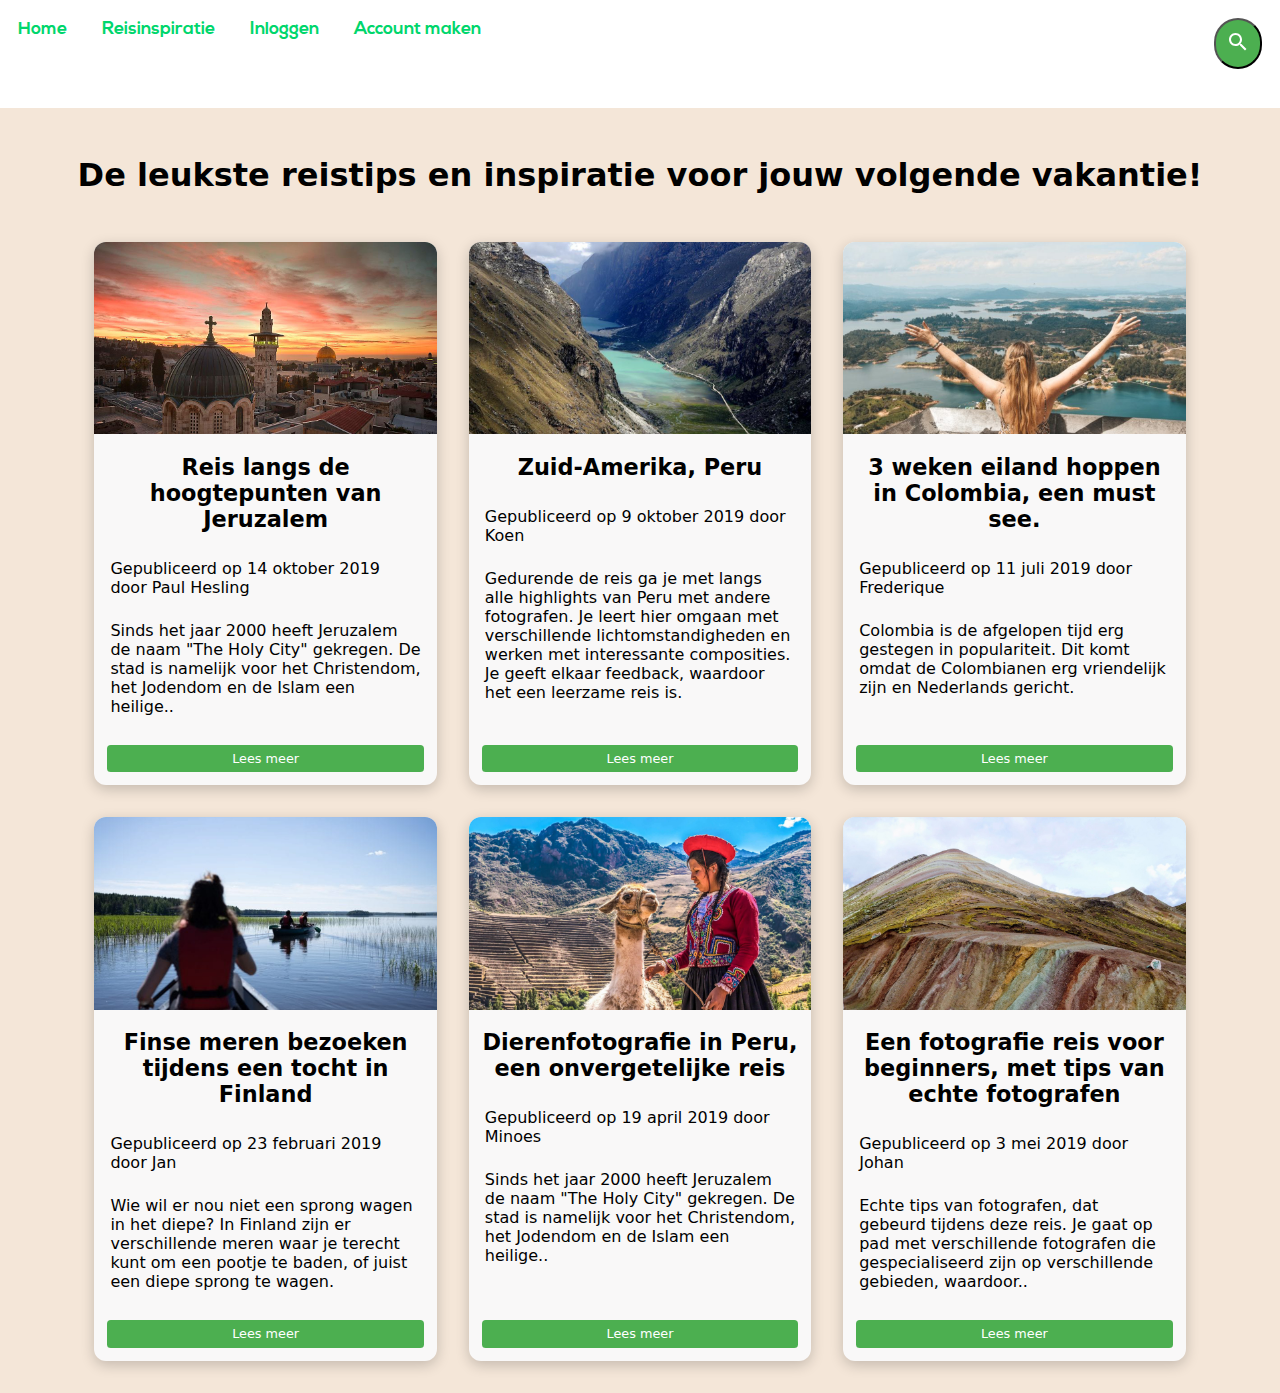
<file: index.html>
<!DOCTYPE html>
<html lang="nl">

<head>
    <meta charset="UTF-8">
    <title>Reisgids</title>
    <link rel="stylesheet" href="styles/style.css">
    <meta name="viewport" content="width=device-width, initial-scale=1.0">
</head>

<body>
    <header>
        <nav>
            <ul>
                <li><a href="index.html">Home</a></li>
                <li><a href="index.html">Reisinspiratie</a></li>
                <li><a href="login.html">Inloggen</a></li>
                <li><a href="account-maken.html">Account maken</a></li>
            </ul>
            <form>
                <label for="zoeken"></label>
                <button type="button"><img src="img/zoeken.svg" alt="zoekicoon"></button>
                
                <input name="zoeken" type="text" placeholder="Ik wil naar..."> 
            </form>
        </nav>
    </header>
    <main>
        <h1>De leukste reistips en inspiratie voor jouw volgende vakantie!</h1>
        <div class="grid">
            <article> <img src="img/jeruzalem.jpg" alt="Jeruzalem">
                <h2>Reis langs de hoogtepunten van Jeruzalem</h2>
                <div class="details">
                    <p>Gepubliceerd op 14 oktober 2019 door Paul Hesling</p>
                    <p>Sinds het jaar 2000 heeft Jeruzalem de naam "The Holy City" gekregen. De stad is namelijk voor het Christendom, het Jodendom en de Islam een heilige..</p>
                </div>
                <a href="reistip.html">Lees meer</a>
            </article>
            <article> <img src="img/meerperu.jpg" alt="Meer in Peru">
                <h2>Zuid-Amerika, Peru</h2>
                <div class="details">
                    <p>Gepubliceerd op 9 oktober 2019 door Koen</p>
                    <p>Gedurende de reis ga je met langs alle highlights van Peru met andere fotografen. Je leert hier omgaan met verschillende lichtomstandigheden en werken met interessante composities. Je geeft elkaar feedback, waardoor het een leerzame reis is.</p>
                </div>
                <a href="reistip.html">Lees meer</a>
            </article>
            <article> <img src="img/colombia.jpg" alt="Vrouw op uitzichtpunt">
                <h2>3 weken eiland hoppen in Colombia, een must see.</h2>
                <div class="details">
                    <p>Gepubliceerd op 11 juli 2019 door Frederique</p>
                    <p>Colombia is de afgelopen tijd erg gestegen in populariteit. Dit komt omdat de Colombianen erg vriendelijk zijn en Nederlands gericht.</p>
                </div>
                <a href="reistip.html">Lees meer</a>
            </article>
            <article> <img src="img/finland.jpg" alt="Kayakken op meer">
                <h2>Finse meren bezoeken tijdens een tocht in Finland</h2>
                <div class="details">
                    <p>Gepubliceerd op 23 februari 2019 door Jan</p>
                    <p>Wie wil er nou niet een sprong wagen in het diepe? In Finland zijn er verschillende meren waar je terecht kunt om een pootje te baden, of juist een diepe sprong te wagen.</p>
                </div>
                <a href="reistip.html">Lees meer</a>
            </article>
            <article> <img src="img/alpaca.jpg" alt="Een Alpaca">
                <h2>Dierenfotografie in Peru, een onvergetelijke reis</h2>
                <div class="details">
                    <p>Gepubliceerd op 19 april 2019 door Minoes</p>
                    <p>Sinds het jaar 2000 heeft Jeruzalem de naam "The Holy City" gekregen. De stad is namelijk voor het Christendom, het Jodendom en de Islam een heilige..</p>
                </div>
                <a href="reistip.html">Lees meer</a>
            </article>
            <article> <img src="img/regenboogberg.jpg" alt="Regenboogberg in Peru">
                <h2>Een fotografie reis voor beginners, met tips van echte fotografen</h2>
                <div class="details">
                    <p>Gepubliceerd op 3 mei 2019 door Johan</p>
                    <p>Echte tips van fotografen, dat gebeurd tijdens deze reis. Je gaat op pad met verschillende fotografen die gespecialiseerd zijn op verschillende gebieden, waardoor..</p>
                </div>
                <a href="reistip.html">Lees meer</a>
            </article>
        </div>
    </main>
    <script src="js/scripts.js"></script>
</body>

</html>
</file>
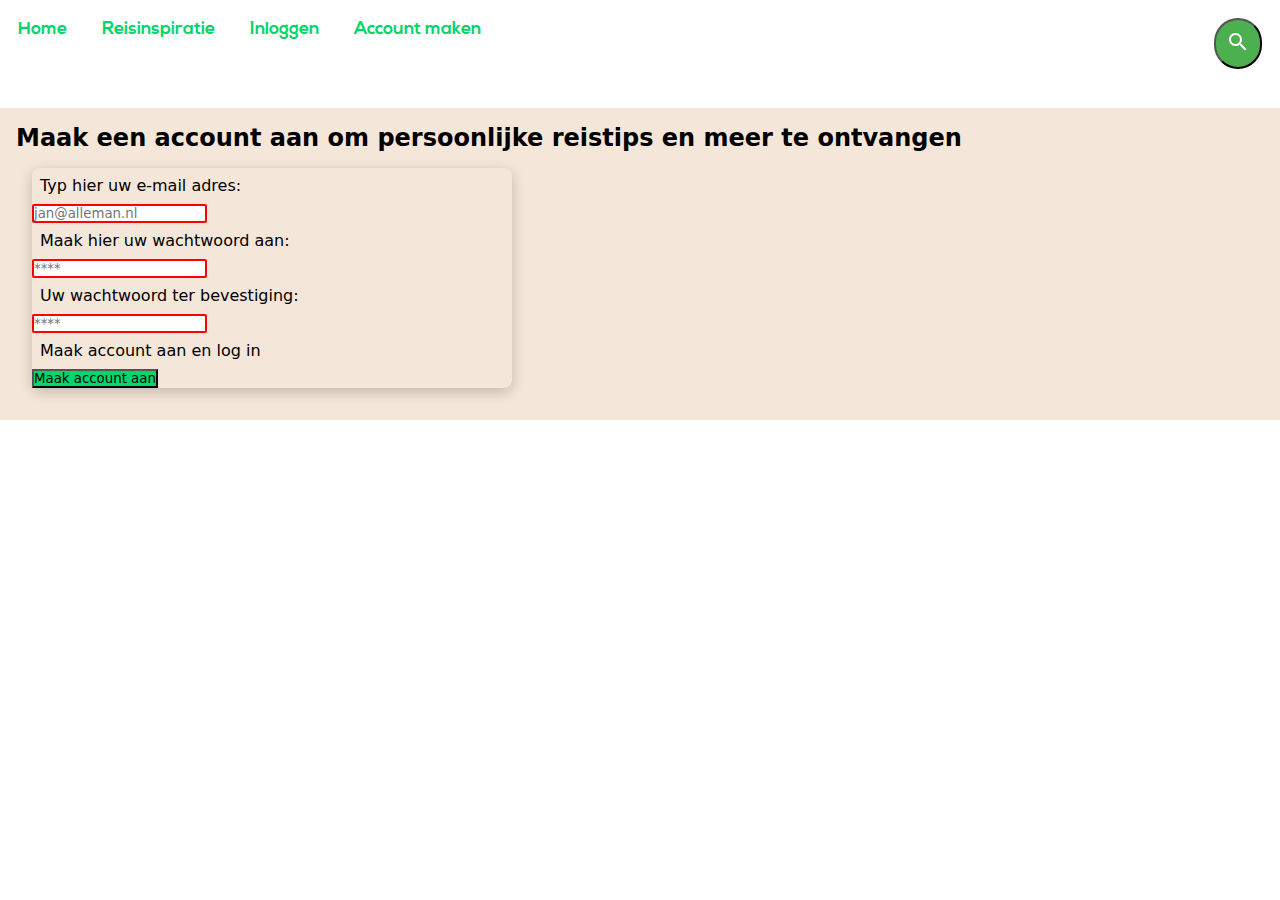
<file: account-maken.html>
<!DOCTYPE html>
<html lang="nl">

<head>
    <meta charset="UTF-8">
    <title>Reisgids</title>
    <link rel="stylesheet" href="styles/style.css">
    <meta name="viewport" content="width=device-width, initial-scale=1.0">
</head>

<body>
    <header>
        <nav>
            <ul>
                <li><a href="index.html">Home</a></li>
                <li><a href="index.html">Reisinspiratie</a></li>
                <li><a href="login.html">Inloggen</a></li>
                <li><a href="account-maken.html">Account maken</a></li>
            </ul>
            <form>
                <label for="zoeken"></label>
                <button type="button"><img src="img/zoeken.svg" alt="zoekicoon"></button>
                
                <input name="zoeken" type="text" placeholder="Ik wil naar..."> 
            </form>
        </nav>
    </header>
    <main>
        <h2>Maak een account aan om persoonlijke reistips en meer te ontvangen</h2>
        <section>
           <form>
            <label for="email">Typ hier uw e-mail adres:</label>
            <input type="email" placeholder="jan@alleman.nl" required>
            
            <label for="password">Maak hier uw wachtwoord aan:</label>
            <input type="password" placeholder="****" required>
            
            <label for="password">Uw wachtwoord ter bevestiging:</label>
            <input type="password" placeholder="****" required>
            
            <label for="submit">Maak account aan en log in</label>
            <input type="submit" value="Maak account aan">
        </form>
                
        </section>
    </main>
</body>

</html>
</file>
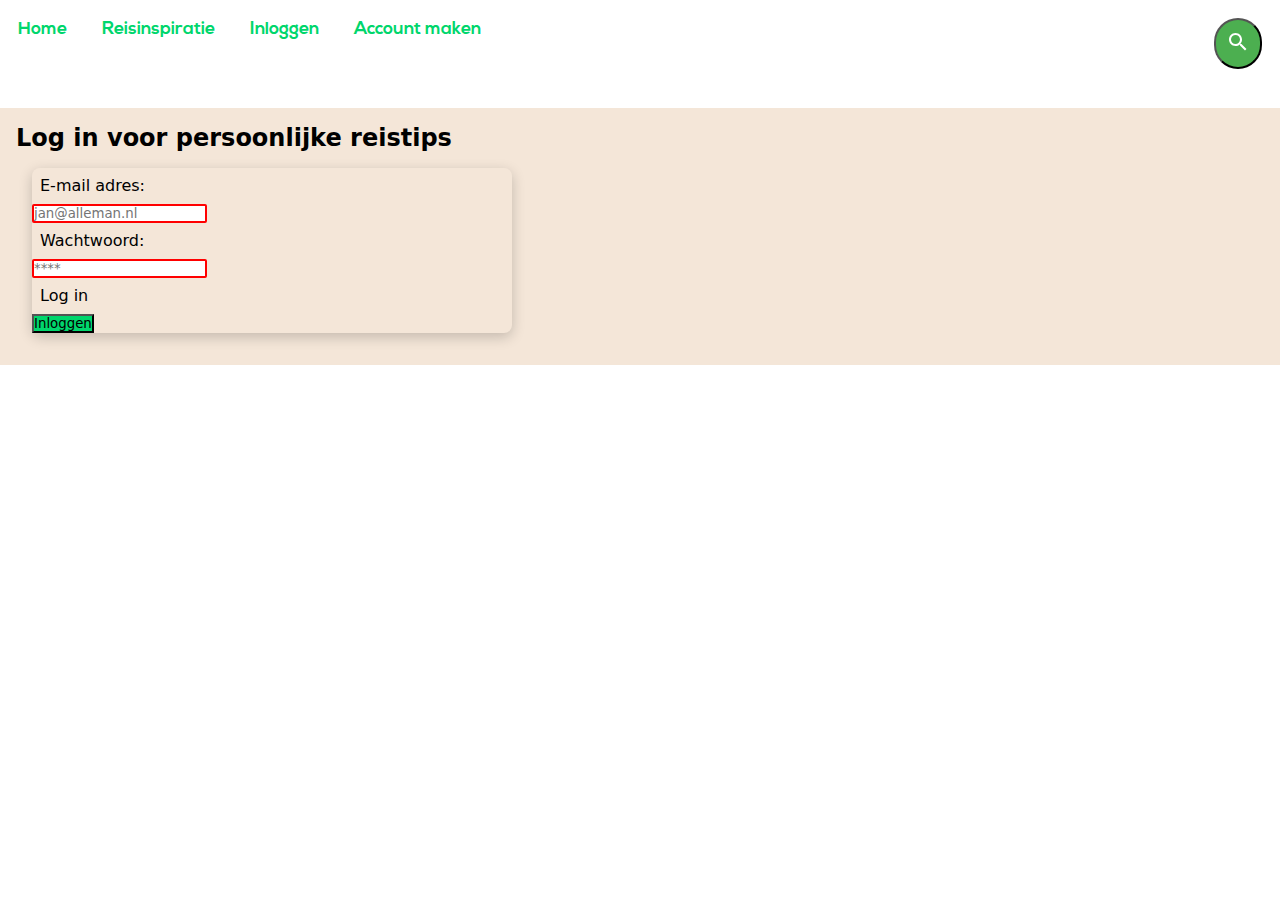
<file: login.html>
<!DOCTYPE html>
<html lang="nl">

<head>
    <meta charset="UTF-8">
    <title>Reisgids</title>
    <link rel="stylesheet" href="styles/style.css">
    <meta name="viewport" content="width=device-width, initial-scale=1.0">
</head>

<body>
    <header>
        <nav>
            <ul>
                <li><a href="index.html">Home</a></li>
                <li><a href="index.html">Reisinspiratie</a></li>
                <li><a href="login.html">Inloggen</a></li>
                <li><a href="account-maken.html">Account maken</a></li>
            </ul>
            <form>
                <label for="zoeken"></label>
                <button type="button"><img src="img/zoeken.svg" alt="zoekicoon"></button>
                
                <input name="zoeken" type="text" placeholder="Ik wil naar..."> 
            </form>
        </nav>
    </header>
    <main>
        <h2>Log in voor persoonlijke reistips</h2>
        <section>
            <form>
                <label for="email">E-mail adres:</label>
                <input type="email" placeholder="jan@alleman.nl" required>
                <label for="password">Wachtwoord:</label>
                <input type="password" placeholder="****" required>
                <label for="submit">Log in</label>
                <input type="submit" value="Inloggen"> </form>
        </section>
    </main>
</body>

</html>
</file>
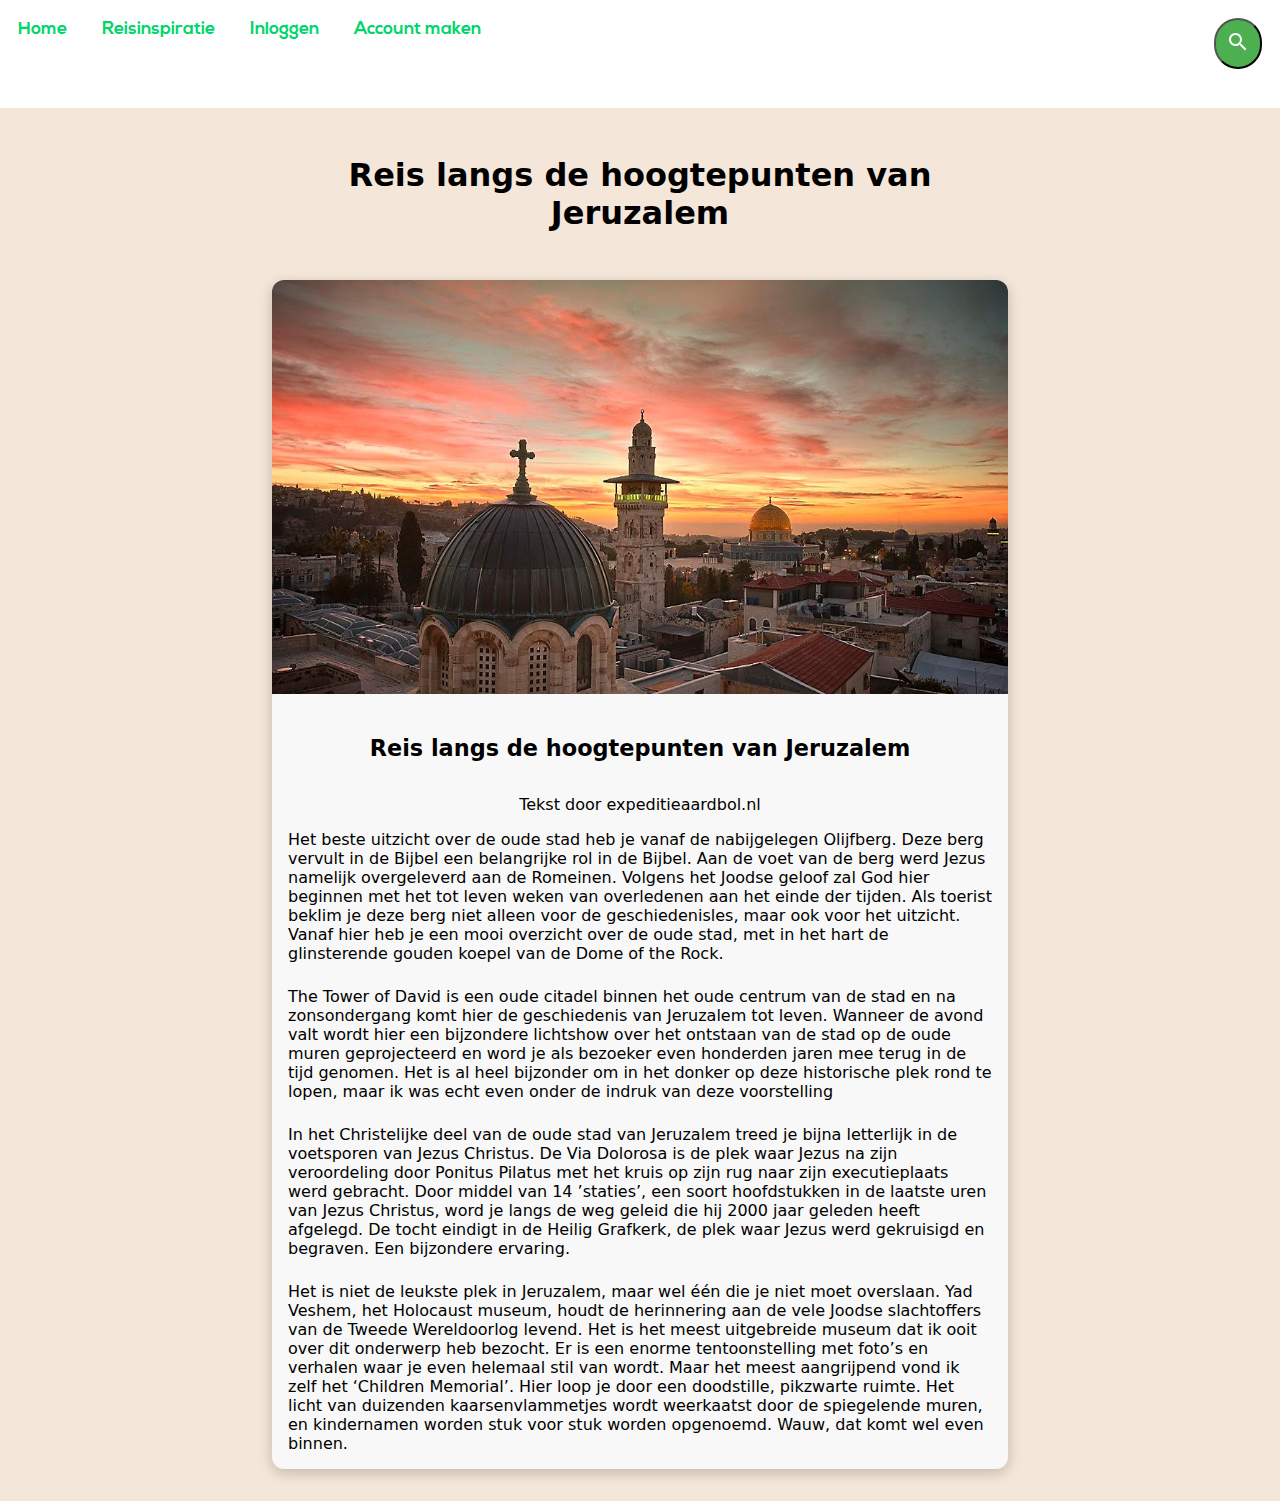
<file: reistip.html>
<!DOCTYPE html>
<html lang="nl">

<head>
    <meta charset="UTF-8">
    <title>Reisgids</title>
    <link rel="stylesheet" href="styles/style.css">
    <meta name="viewport" content="width=device-width, initial-scale=1.0"> </head>

<body>
    <header>
        <nav>
            <ul>
                <li><a href="index.html">Home</a></li>
                <li><a href="index.html">Reisinspiratie</a></li>
                <li><a href="login.html">Inloggen</a></li>
                <li><a href="account-maken.html">Account maken</a></li>
            </ul>
            <form>
                <label for="zoeken"></label>
                <button type="button"><img src="img/zoeken.svg" alt="zoekicoon"></button>
                <input name="zoeken" type="text" placeholder="Ik wil naar..."> </form>
        </nav>
    </header>
    <main>
        <div class="reisdetail">
            <h1>Reis langs de hoogtepunten van Jeruzalem</h1>
            <article> <img src="img/jeruzalem.jpg" alt="Jeruzalem">
                <h2>Reis langs de hoogtepunten van Jeruzalem</h2>
                <div class="details">Tekst door expeditieaardbol.nl
                    <p>Het beste uitzicht over de oude stad heb je vanaf de nabijgelegen Olijfberg. Deze berg vervult in de Bijbel een belangrijke rol in de Bijbel. Aan de voet van de berg werd Jezus namelijk overgeleverd aan de Romeinen. Volgens het Joodse geloof zal God hier beginnen met het tot leven weken van overledenen aan het einde der tijden. Als toerist beklim je deze berg niet alleen voor de geschiedenisles, maar ook voor het uitzicht. Vanaf hier heb je een mooi overzicht over de oude stad, met in het hart de glinsterende gouden koepel van de Dome of the Rock.</p>
                    <p>The Tower of David is een oude citadel binnen het oude centrum van de stad en na zonsondergang komt hier de geschiedenis van Jeruzalem tot leven. Wanneer de avond valt wordt hier een bijzondere lichtshow over het ontstaan van de stad op de oude muren geprojecteerd en word je als bezoeker even honderden jaren mee terug in de tijd genomen. Het is al heel bijzonder om in het donker op deze historische plek rond te lopen, maar ik was echt even onder de indruk van deze voorstelling</p>
                    <p>In het Christelijke deel van de oude stad van Jeruzalem treed je bijna letterlijk in de voetsporen van Jezus Christus. De Via Dolorosa is de plek waar Jezus na zijn veroordeling door Ponitus Pilatus met het kruis op zijn rug naar zijn executieplaats werd gebracht. Door middel van 14 ’staties’, een soort hoofdstukken in de laatste uren van Jezus Christus, word je langs de weg geleid die hij 2000 jaar geleden heeft afgelegd. De tocht eindigt in de Heilig Grafkerk, de plek waar Jezus werd gekruisigd en begraven. Een bijzondere ervaring.</p>
                    <p>Het is niet de leukste plek in Jeruzalem, maar wel één die je niet moet overslaan. Yad Veshem, het Holocaust museum, houdt de herinnering aan de vele Joodse slachtoffers van de Tweede Wereldoorlog levend. Het is het meest uitgebreide museum dat ik ooit over dit onderwerp heb bezocht. Er is een enorme tentoonstelling met foto’s en verhalen waar je even helemaal stil van wordt. Maar het meest aangrijpend vond ik zelf het ‘Children Memorial’. Hier loop je door een doodstille, pikzwarte ruimte. Het licht van duizenden kaarsenvlammetjes wordt weerkaatst door de spiegelende muren, en kindernamen worden stuk voor stuk worden opgenoemd. Wauw, dat komt wel even binnen.</p>
                </div>
            </article>
        </div>
    </main>
</body>

</html>
</file>
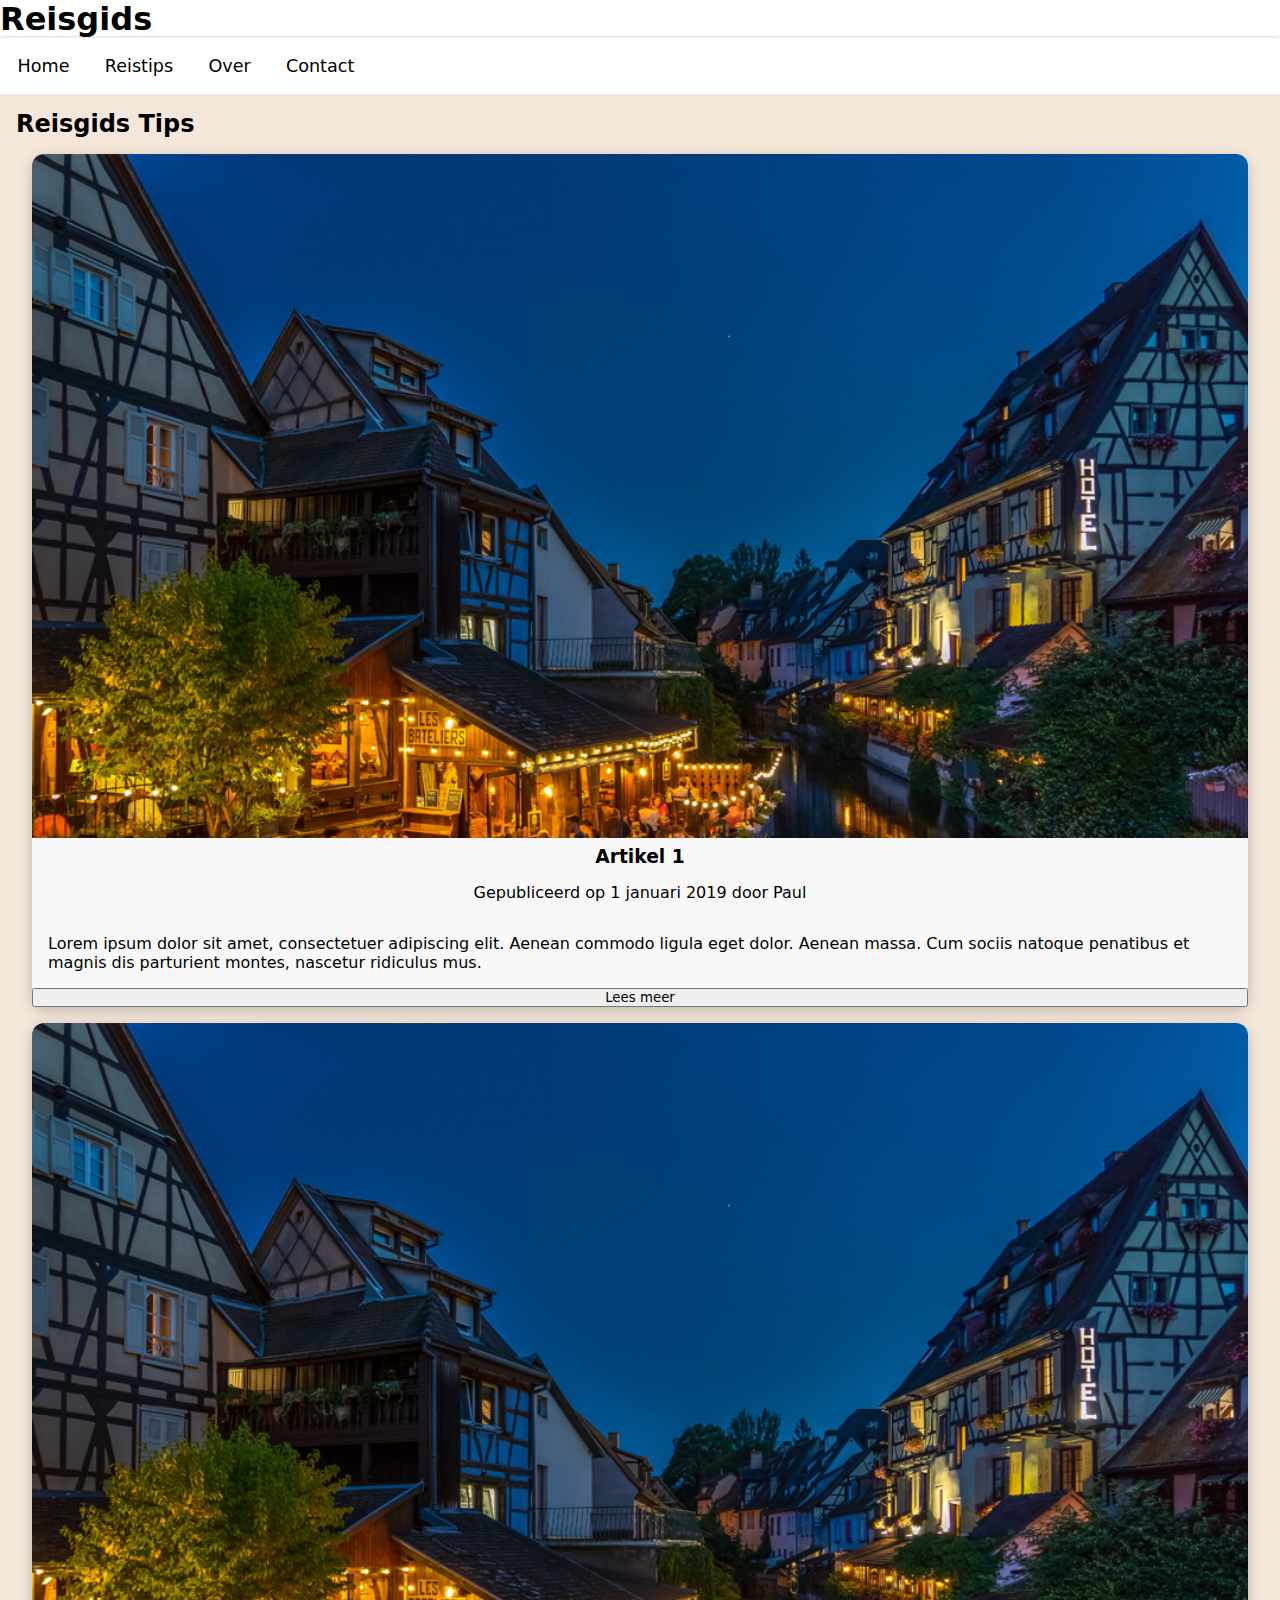
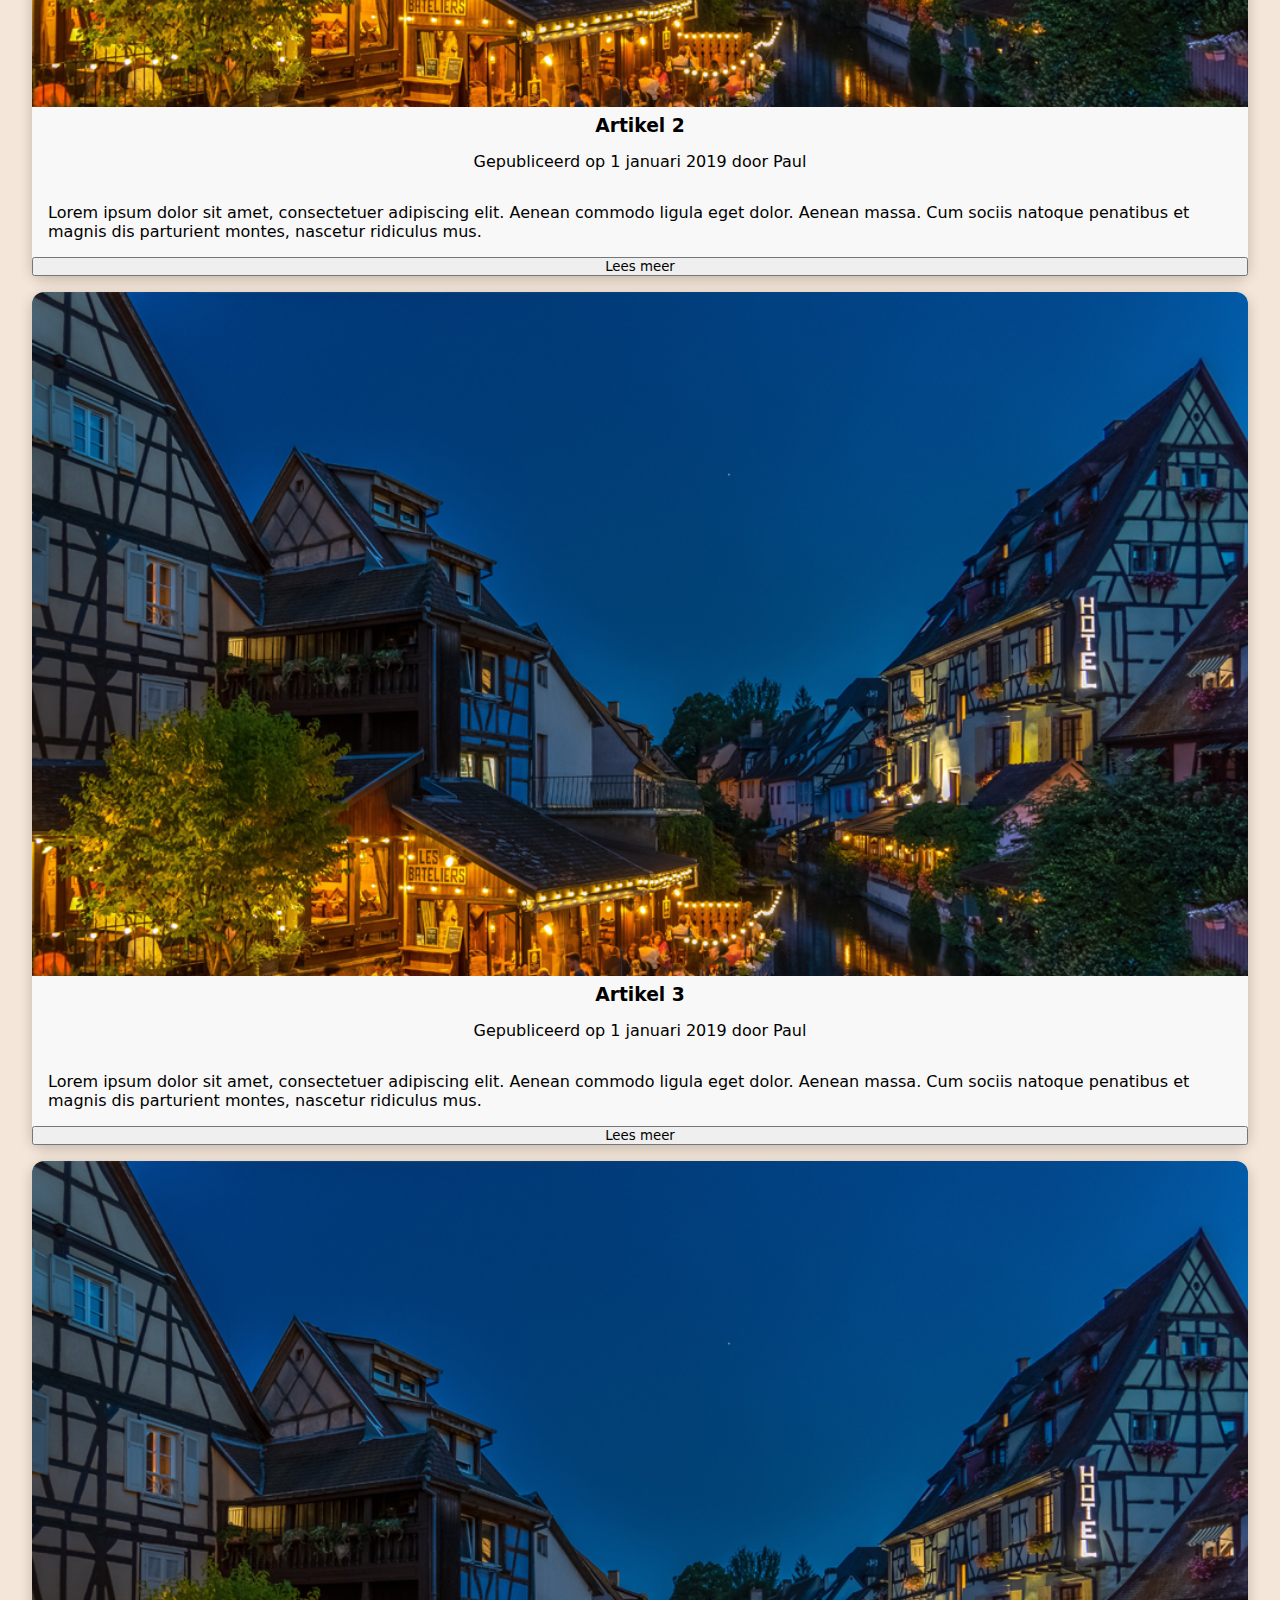
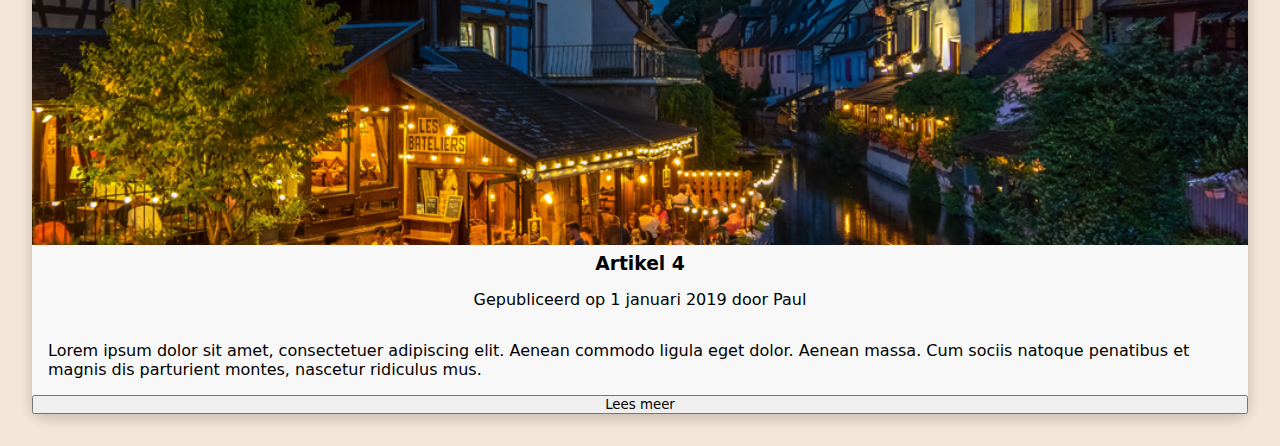
<file: reistips.html>
<!DOCTYPE html>
<html lang="nl">

<head>
    <meta charset="UTF-8">
    <title>Reisgids</title>
    <link rel="stylesheet" href="styles/style.css">
    <meta name="viewport" content="width=device-width, initial-scale=1.0"> </head>

<body>
    <header class="main-header">
        <div class="container">
            <h1>Reisgids</h1>
            <nav>
                <ul>
                    <li>Home</li>
                    <li>Reistips</li>
                    <li>Over</li>
                    <li>Contact</li>
                </ul>
                <form>
                    <input name="zoeken" type="text" placeholder="Zoeken..."> </form>
            </nav>
        </div>
    </header>
    <main>
    <div>
        <h2>Reisgids Tips</h2>
    </div>
    <div class="main-articles">
        <article>
            <img src="/img/stads.jpg" alt="stadje">
            <h3>Artikel 1</h3>
            <footer><p>Gepubliceerd op 1 januari 2019 door Paul</p></footer>
            <p>Lorem ipsum dolor sit amet, consectetuer adipiscing elit. Aenean commodo ligula eget dolor. Aenean massa. Cum sociis natoque penatibus et magnis dis parturient montes, nascetur ridiculus mus.</p>
            <button type="button">Lees meer</button>
            
            
        </article>
        
                <article>
                <img src="/img/stads.jpg" alt="stadje">
            <h3>Artikel 2</h3>
            <footer><p>Gepubliceerd op 1 januari 2019 door Paul</p></footer>
           <p>Lorem ipsum dolor sit amet, consectetuer adipiscing elit. Aenean commodo ligula eget dolor. Aenean massa. Cum sociis natoque penatibus et magnis dis parturient montes, nascetur ridiculus mus.</p>
            <button type="button">Lees meer</button>
            
        </article>
        
                <article>
                <img src="/img/stads.jpg" alt="stadje">
            <h3>Artikel 3</h3>
            <footer><p>Gepubliceerd op 1 januari 2019 door Paul</p></footer>
            <p>Lorem ipsum dolor sit amet, consectetuer adipiscing elit. Aenean commodo ligula eget dolor. Aenean massa. Cum sociis natoque penatibus et magnis dis parturient montes, nascetur ridiculus mus.</p>
            <button type="button">Lees meer</button>
            
        </article>
        
                <article>
                <img src="/img/stads.jpg" alt="stadje">
            <h3>Artikel 4</h3>
                    <footer><p>Gepubliceerd op 1 januari 2019 door Paul</p></footer>
            <p>Lorem ipsum dolor sit amet, consectetuer adipiscing elit. Aenean commodo ligula eget dolor. Aenean massa. Cum sociis natoque penatibus et magnis dis parturient montes, nascetur ridiculus mus.</p>
            <button type="button">Lees meer</button>
            
        </article>
        
    </div>
    
    </main>
</body>

</html>
</file>
<file: styles/style.css>
/* Lettertype */

@font-face {
    font-family: "nexalight";
    src: url(../font/nexalight.otf);
}

@font-face {
    font-family: "nexabold";
    src: url(../font/nexabold.otf);
}

/* css standaardwaarden */

*,
*:before,
*:after {
    margin: 0;
    padding: 0;
    box-sizing: border-box;
}

a {
    text-decoration: none;
    color: inherit;
}

/* Wanneer het font niet ingeladen kan worden gebruik deze systeem lettertypes */

* {
    font-family: Open Sans, -apple-system, system-ui, sans-serif;
}


/* Menubalk */

nav {
    width: 100%;
    background-color: #fff;
    box-shadow: 0 0 5px 0 rgba(0, 0, 0, 0.2);
    max-width: 100%;
    margin: auto;
    font-size: 1.1em;
    display: flex;
}

header nav li a {
    font-family: nexabold;
    color: #00D66C;
    text-decoration: none;
}

header form {
    bottom: 0;
    padding: 1em;
    font-size: inherit;
    font-family: inherit;
    width: 100%;
}

header form button {
    padding: 1em;
    border-radius: 2em;
    font-family: inherit;
    background-color: #4CAF50;
    text-decoration: #FFFFFF;
    float: right;
}

header form input {
    width: 100%;
    opacity: 0;
    transition: all 0.5s;
    transition-timing-function: ease-in-out;
    border: none;
    border-bottom: 2px solid grey;
    pointer-events: none;        /* Dit zorgt ervoor dat het zoekveld nog niet klikbaar is */
    
}

header form input.visible {
    width: 100%;
    opacity: 1;
    white-space: nowrap;
    margin-top: 0.1em;
    padding: 0.5em 1em 0.5em 1em;
    font-family: inherit;
    font-size: 1.3em;
    color: #4CAF50;
    border: none;
    border-bottom: 0.1em solid #4CAF50;
    pointer-events: all;
}

header form input:focus {
    border: none;
    border-bottom: 1px #4CAF50;
}

li {
    list-style: none;
    padding: 1em;
    white-space: nowrap;
}

nav ul {
    display: flex;
}


/* main */

main {
    background-color: #F4E6D8;
    padding: 1em;
}

main h1 {
    padding: 1em;
    text-align: center;
}


/* gridje */

.grid {
    display: grid;
    grid-template-columns: repeat(3, 1fr);
    max-width: 90%;
    margin: auto;
}


/* artikelen */

article {
    margin: 1em;
    text-align: center;
    box-shadow: 0 4px 14px 0 rgba(0, 0, 0, 0.2);
    border-radius: 0.75em;
    background-color: #F9F8F8;
    display: flex;
    flex-direction: column;
}


/* afbeelding artikelen */

article img {
    width: 100%;
    margin-bottom: 0.5em;
    border-radius: 0.75em 0.75em 0 0;
}


/* inhoud artikelen */

article h2 {
    font-size: 1.4em;
    font-weight: 700;
    padding: 0.5em;
}

article p {
    text-align: left;
    margin: 0.5em;
    padding: 0.5em;
}

article footer p {
    text-align: center;
}

article a {
    margin: 1em;
    padding: 0.5em;
    border-radius: 0.3em;
    text-decoration: none;
    font-size: 0.8em;
    background-color: #4CAF50;
    color: #fff;
    text-align: center;
}


/* zorgt ervoor dat alle ruimte wordt gebruikt */

.details {
    flex: 1;
}


/* Login form */

main form {
    margin: 1em;
    max-width: 30em;
    box-shadow: 0 4px 14px 0 rgba(0, 0, 0, 0.2);
    border-radius: 0.5em;
}

main label {
    display: block;
    padding: 0.5em;
}

main form input:invalid {
    border: 2px solid red;
    border-radius: 2px;
    transition: 1s;
}

main form input:valid {
    background: #00D66C;
    transition: 1s;
}

/* Detailpagina */

.reisdetail {
    max-width: 48em;
    margin: 0 auto;
}

.reisdetail h2 {
    margin: 1em;
}


/* Media Queries */

@media screen and (max-width: 40em) {
    .grid {
        grid-template-columns: repeat(1, 1fr);
    }
    article {
        max-width: 100%;
        align-items: unset;
    }
    main h2 {
        text-align: center;
    }
    nav {
        display: block;
    }
}

@media screen and (max-width: 75em) and (min-width: 40em) {
    .grid {
        grid-template-columns: repeat(2, 1fr);
    }
}

/* Credits: 

- Jari Zwarts voor uitleg over Javascript en Semantische tips
- Jan Willem Nes voor het helpen met de styling voor van het zoekveld
- Steven Whitton
- Patrick van der Veldt
- W3Schools Forms uitleg (https://www.w3schools.com/css/css_form.asp)
- Mozilla MDN
*/
</file>
